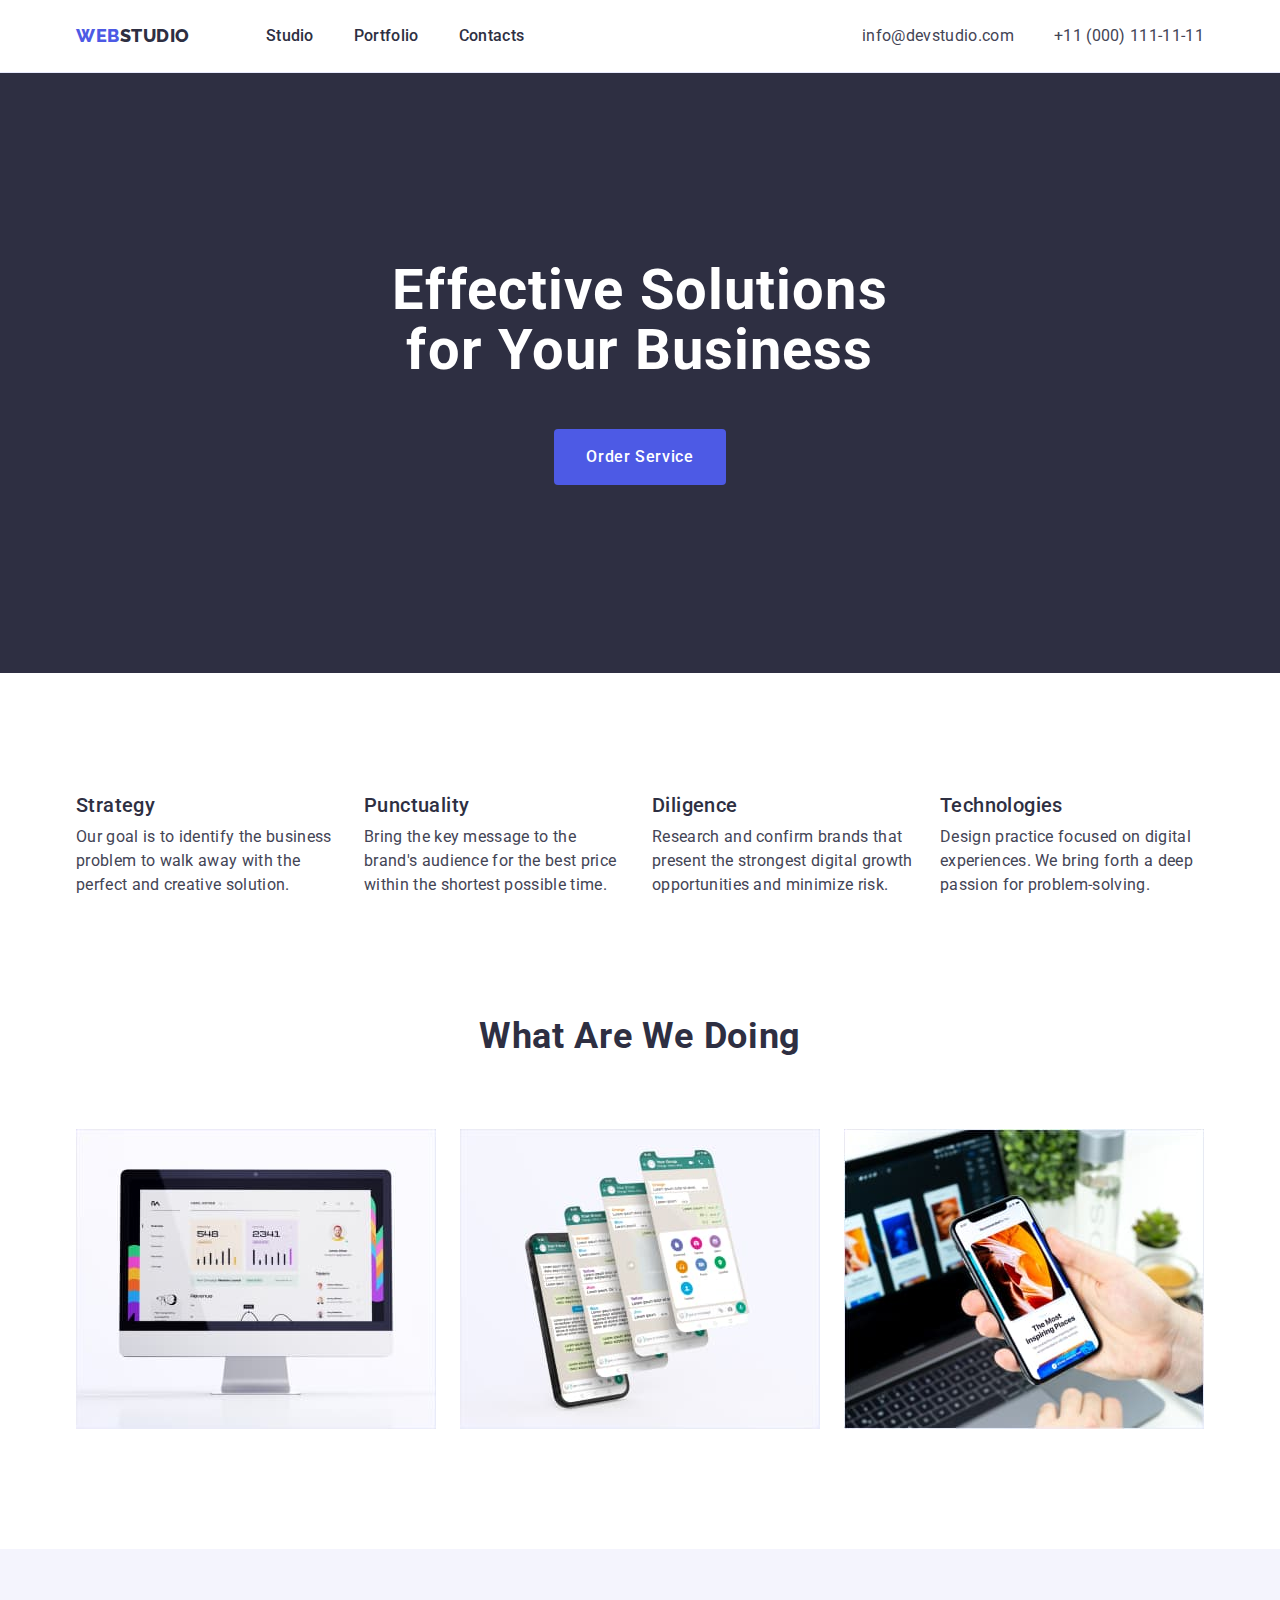
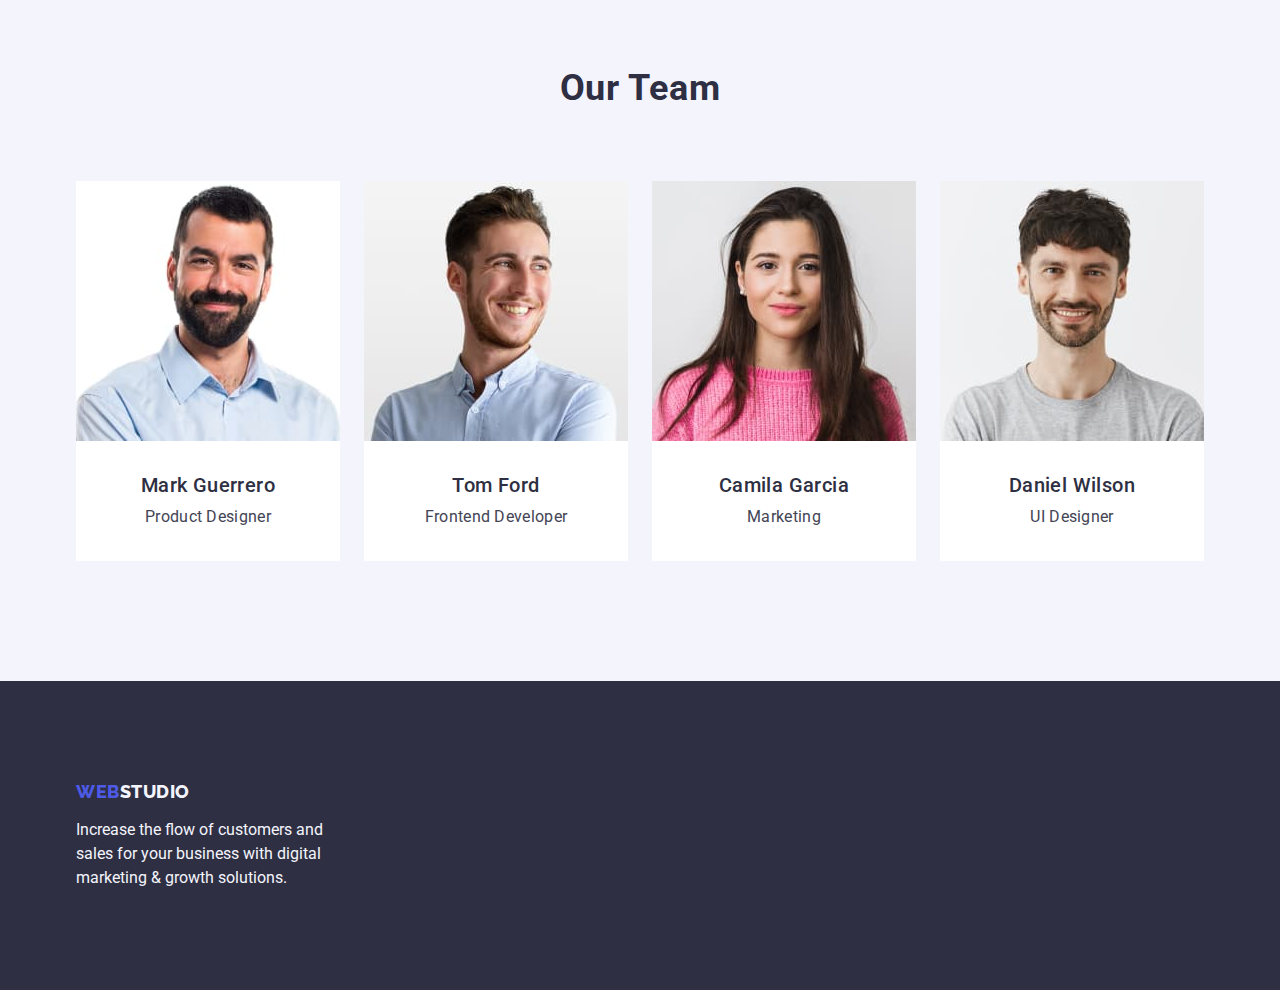
<file: index.html>
<!DOCTYPE html>
<html lang="en">
  <head>
    <meta charset="UTF-8" />
    <meta http-equiv="X-UA-Compatible" content="IE=edge" />
    <meta name="viewport" content="width=device-width, initial-scale=1.0" />
    <title>Document</title>
    <!-- Fonts -->
    <link rel="preconnect" href="https://fonts.googleapis.com" />
    <link rel="preconnect" href="https://fonts.gstatic.com" crossorigin />
    <link
      href="https://fonts.googleapis.com/css2?family=Raleway:wght@800&family=Roboto:wght@400;500;700;900&display=swap"
      rel="stylesheet"
    />
    <!-- Normalize -->
    <link
      rel="stylesheet"
      href="https://cdn.jsdelivr.net/npm/modern-normalize@1.1.0/modern-normalize.min.css"
    />
    <!-- Main styles -->
    <link rel="stylesheet" href="./css/styles.css" />
  </head>

  <body>
    <!-- Header -->
    <header class="nav">
      <div class="container main-nav">
        <nav class="main-nav">
          <a href="./index.html" class="logo logo-header link"
            >Web<span class="logo-second-color">Studio</span></a
          >

          <ul class="list site-nav">
            <li class="site-nav-item">
              <a class="nav-link link" href="./index.html">Studio</a>
            </li>
            <li class="site-nav-item">
              <a class="nav-link link" href="./portfolio.html">Portfolio</a>
            </li>
            <li class="site-nav-item">
              <a class="nav-link link" href="">Contacts</a>
            </li>
          </ul>
        </nav>

        <address class="address">
          <ul class="list contact-nav">
            <li class="contact-nav-item">
              <a class="address-contacts link" href="mailto:info@devstudio.com"
                >info@devstudio.com</a
              >
            </li>
            <li class="contact-nav-item">
              <a class="address-contacts link" href="tel:+110001111111"
                >+11 (000) 111-11-11</a
              >
            </li>
          </ul>
        </address>
      </div>
    </header>

    <!-- Hero -->
    <main>
      <section class="title section">
        <div class="container">
          <h1 class="title-text">Effective Solutions for Your Business</h1>
          <button class="title-btn" type="button">Order Service</button>
        </div>
      </section>

      <!-- About company -->
      <section class="about-company section">
        <div class="container">
          <h2 class="about-title visually-hidden">About us</h2>
          <ul class="company-list list">
            <li class="about-list-item">
              <h3 class="about-subtitle">Strategy</h3>
              <p class="about-text">
                Our goal is to identify the business problem to walk away with
                the perfect and creative solution.
              </p>
            </li>
            <li class="about-list-item">
              <h3 class="about-subtitle">Punctuality</h3>
              <p class="about-text">
                Bring the key message to the brand's audience for the best price
                within the shortest possible time.
              </p>
            </li>
            <li class="about-list-item">
              <h3 class="about-subtitle">Diligence</h3>
              <p class="about-text">
                Research and confirm brands that present the strongest digital
                growth opportunities and minimize risk.
              </p>
            </li>
            <li class="about-list-item">
              <h3 class="about-subtitle">Technologies</h3>
              <p class="about-text">
                Design practice focused on digital experiences. We bring forth a
                deep passion for problem-solving.
              </p>
            </li>
          </ul>
        </div>
      </section>

      <!-- What are we doing  -->
      <section class="content">
        <div class="container">
          <h2 class="content-title">What are we doing</h2>
          <ul class="list content-list">
            <li class="content-item">
              <img
                class="content-img"
                src="./images/images-body/rectangle71.jpg"
                alt="monitor"
                width="360"
                height="300"
              />
            </li>
            <li class="content-item">
              <img
                class="content-img"
                src="./images/images-body/rectangle72.jpg"
                alt="screenphone"
                width="360"
                height="300"
              />
            </li>
            <li class="content-item">
              <img
                class="content-img"
                src="./images/images-body/rectangle73.jpg"
                alt="phone"
                width="360"
                height="300"
              />
            </li>
          </ul>
        </div>
      </section>
      <!-- Team -->
      <section class="section team">
        <div class="container">
          <h2 class="team-title">Our Team</h2>
          <ul class="list team-list">
            <li class="team-item">
              <img
                class="team-img"
                src="./images/images-team/img-mark.jpg"
                alt="photomark"
                width="264"
                height="260"
              />
              <div class="team-text-container">
                <h3 class="team-subtitle">Mark Guerrero</h3>
                <p class="team-text">Product Designer</p>
              </div>
            </li>
            <li class="team-item">
              <img
                class="team-img"
                src="./images/images-team/img-tom.jpg"
                alt="phototom"
                width="264"
                height="260"
              />
              <div class="team-text-container">
                <h3 class="team-subtitle">Tom Ford</h3>
                <p class="team-text">Frontend Developer</p>
              </div>
            </li>
            <li class="team-item">
              <img
                class="team-img"
                src="./images/images-team/img-camila.jpg"
                alt="photocamila"
                width="264"
                height="260"
              />
              <div class="team-text-container">
                <h3 class="team-subtitle">Camila Garcia</h3>
                <p class="team-text">Marketing</p>
              </div>
            </li>
            <li class="team-item">
              <img
                class="team-img"
                src="./images/images-team/img-daniel.jpg"
                alt="photodaniel"
                width="264"
                height="260"
              />
              <div class="team-text-container">
                <h3 class="team-subtitle">Daniel Wilson</h3>
                <p class="team-text">UI Designer</p>
              </div>
            </li>
          </ul>
        </div>
      </section>
    </main>
    <!-- Footer -->
    <footer class="footer">
      <div class="container">
        <a class="logo logo-footer link" href="./index.html"
          >Web<span class="footer-logo">Studio</span></a
        >
        <p class="footer-text">
          Increase the flow of customers and sales for your business with
          digital marketing & growth solutions.
        </p>
      </div>
    </footer>
  </body>
</html>
</file>
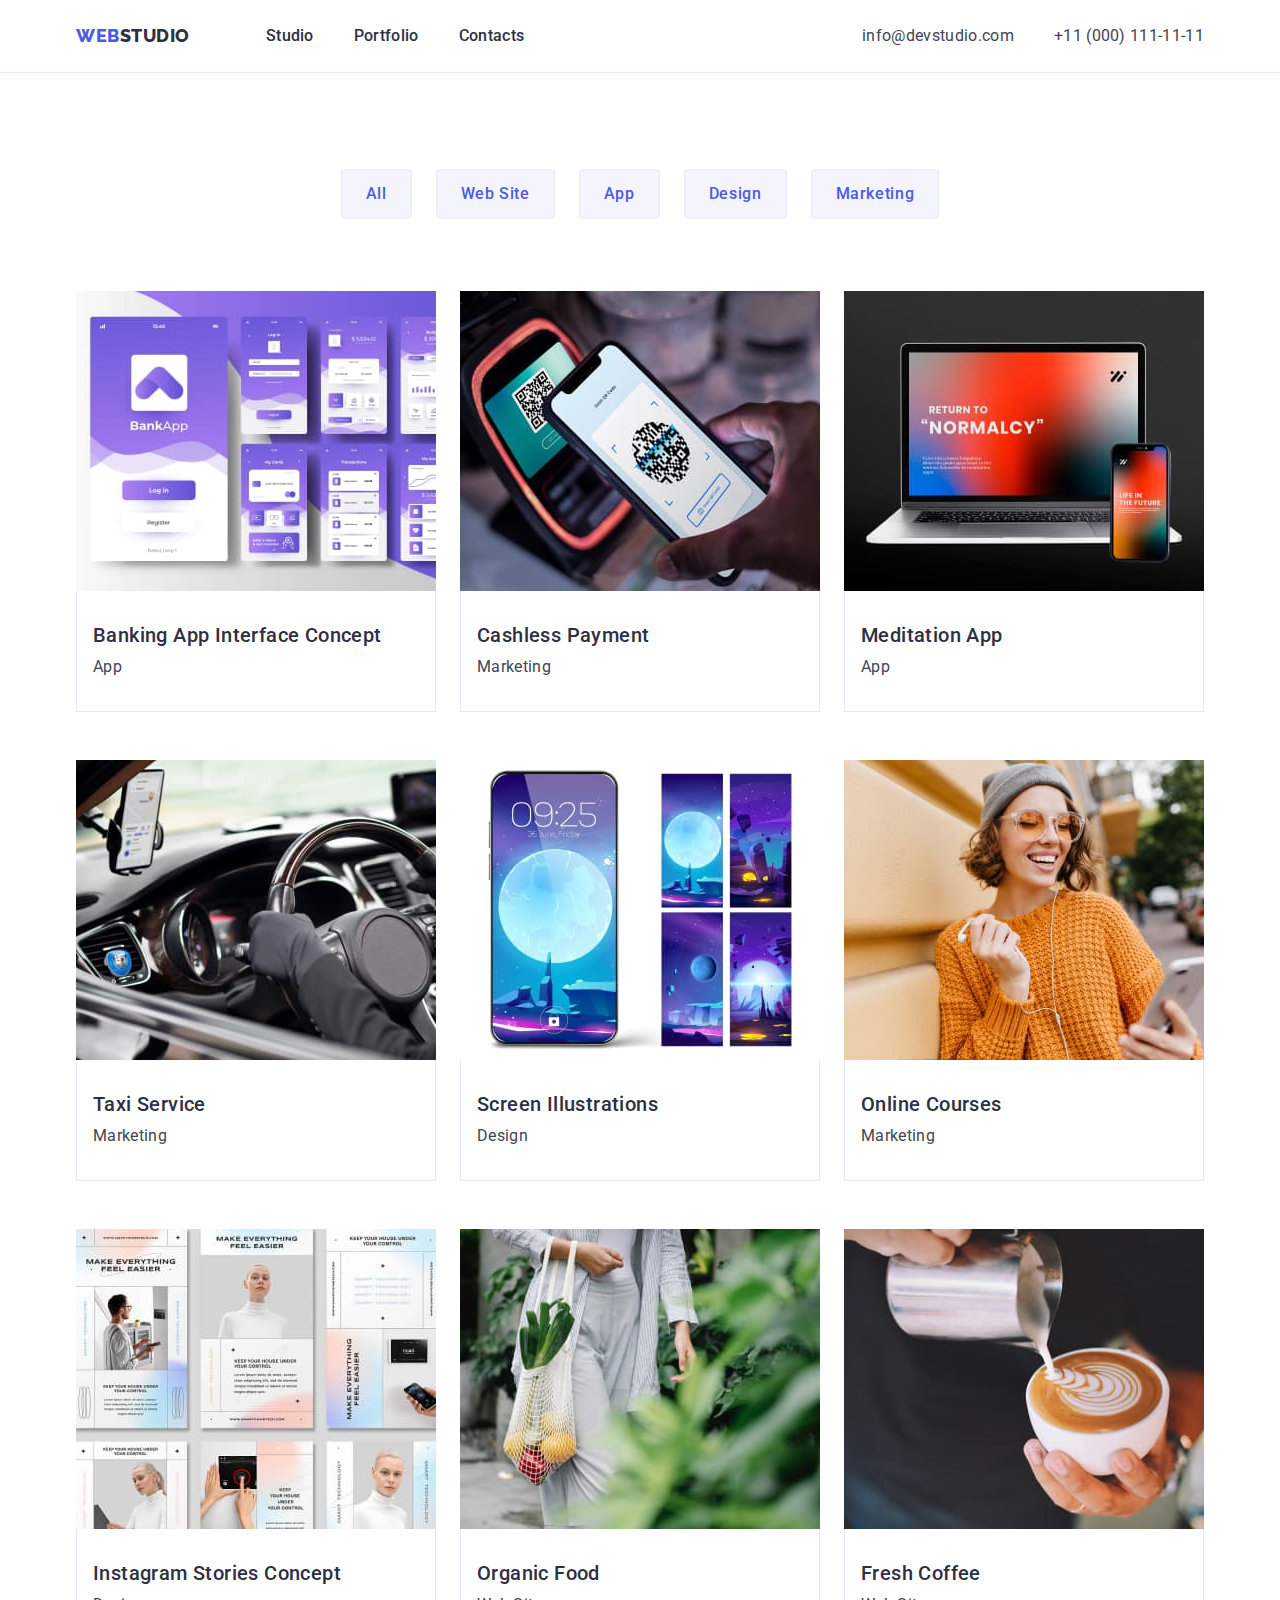
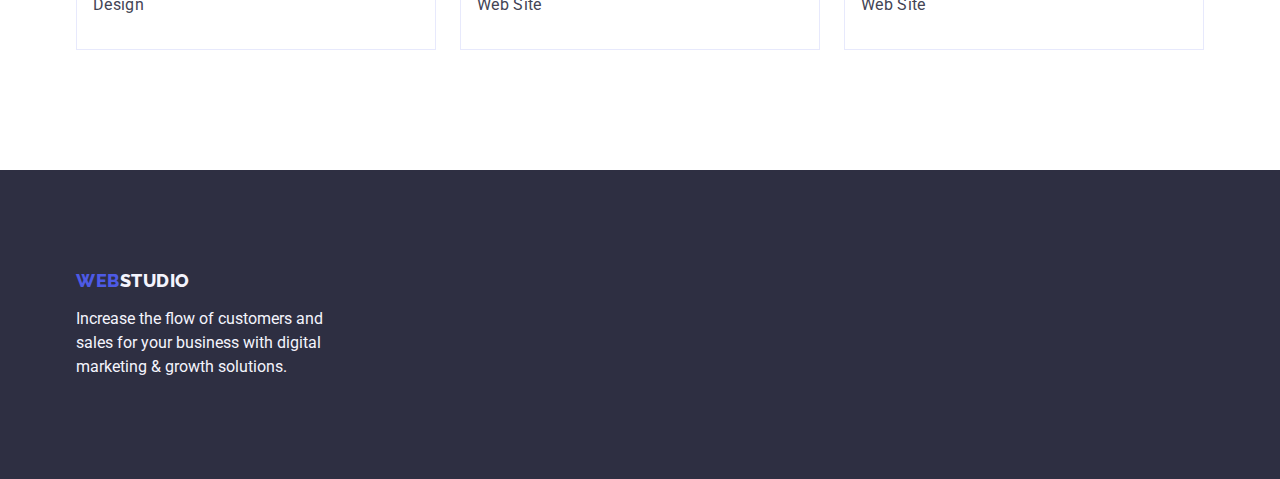
<file: portfolio.html>
<!DOCTYPE html>
<html lang="en">
  <head>
    <meta charset="UTF-8" />
    <meta http-equiv="X-UA-Compatible" content="IE=edge" />
    <meta name="viewport" content="width=device-width, initial-scale=1.0" />
    <title>Document</title>
    <!-- Fonts -->
    <link rel="preconnect" href="https://fonts.googleapis.com" />
    <link rel="preconnect" href="https://fonts.gstatic.com" crossorigin />
    <link
      href="https://fonts.googleapis.com/css2?family=Raleway:wght@800&family=Roboto:wght@400;500;700;900&display=swap"
      rel="stylesheet"
    />
    <!-- Normalize -->
    <link
      rel="stylesheet"
      href="https://cdn.jsdelivr.net/npm/modern-normalize@1.1.0/modern-normalize.min.css"
    />
    <!-- Main styles -->
    <link rel="stylesheet" href="./css/styles.css" />
  </head>

  <body>
    <!-- Header -->
    <header class="nav">
      <div class="container main-nav">
        <nav class="main-nav">
          <a href="./index.html" class="logo logo-header link"
            >Web<span class="logo-second-color">Studio</span></a
          >

          <ul class="list site-nav">
            <li class="site-nav-item">
              <a class="nav-link link" href="./index.html">Studio</a>
            </li>
            <li class="site-nav-item">
              <a class="nav-link link" href="./portfolio.html">Portfolio</a>
            </li>
            <li class="site-nav-item">
              <a class="nav-link link" href="">Contacts</a>
            </li>
          </ul>
        </nav>

        <address class="address">
          <ul class="list contact-nav">
            <li class="contact-nav-item">
              <a class="address-contacts link" href="mailto:info@devstudio.com"
                >info@devstudio.com</a
              >
            </li>
            <li class="contact-nav-item">
              <a class="address-contacts link" href="tel:+110001111111"
                >+11 (000) 111-11-11</a
              >
            </li>
          </ul>
        </address>
      </div>
    </header>

    <!-- Filters  -->
    <main>
      <section class="filter-buttons section">
        <div class="container">
          <h1 class="filter-title visually-hidden">What are we doing</h1>

          <ul class="filter-list-btn list">
            <li class="filter-btn-item">
              <button class="filter-btn" type="button">All</button>
            </li>
            <li class="filter-btn-item">
              <button class="filter-btn" type="button">Web Site</button>
            </li>
            <li class="filter-btn-item">
              <button class="filter-btn" type="button">App</button>
            </li>
            <li class="filter-btn-item">
              <button class="filter-btn" type="button">Design</button>
            </li>
            <li class="filter-btn-item">
              <button class="filter-btn" type="button">Marketing</button>
            </li>
          </ul>

          <ul class="filter-list-img list">
            <li class="filter-item-img">
              <a href="" class="link">
                <img
                  class="img"
                  src="./images/images-portfolio/img-1.jpg"
                  alt="app-interface"
                  width="360"
                  height="300"
                />
                <div class="border-text">
                  <h2 class="filter-subtitle">Banking App Interface Concept</h2>
                  <p class="filter-text">App</p>
                </div>
              </a>
            </li>
            <li class="filter-item-img">
              <a href="" class="link">
                <img
                  class="img"
                  src="./images/images-portfolio/img-2.jpg"
                  alt="cashless-payment"
                  width="360"
                  height="300"
                />
                <div class="border-text">
                  <h2 class="filter-subtitle">Cashless Payment</h2>
                  <p class="filter-text">Marketing</p>
                </div>
              </a>
            </li>
            <li class="filter-item-img">
              <a href="" class="link">
                <img
                  class="img"
                  src="./images/images-portfolio/img-3.jpg"
                  alt="meditation-app"
                  width="360"
                  height="300"
                />
                <div class="border-text">
                  <h2 class="filter-subtitle">Meditation App</h2>
                  <p class="filter-text">App</p>
                </div>
              </a>
            </li>

            <li class="filter-item-img">
              <a href="" class="link">
                <img
                  class="img"
                  src="./images/images-portfolio/img-4.jpg"
                  alt="taxi-service"
                  width="360"
                  height="300"
                />
                <div class="border-text">
                  <h2 class="filter-subtitle">Taxi Service</h2>
                  <p class="filter-text">Marketing</p>
                </div>
              </a>
            </li>
            <li class="filter-item-img">
              <a href="" class="link">
                <img
                  class="img"
                  src="./images/images-portfolio/img-5.jpg"
                  alt="screen-illustrations"
                  width="360"
                  height="300"
                />
                <div class="border-text">
                  <h2 class="filter-subtitle">Screen Illustrations</h2>
                  <p class="filter-text">Design</p>
                </div>
              </a>
            </li>

            <li class="filter-item-img">
              <a href="" class="link">
                <img
                  class="img"
                  src="./images/images-portfolio/img-6.jpg"
                  alt="online-courses"
                  width="360"
                  height="300"
                />
                <div class="border-text">
                  <h2 class="filter-subtitle">Online Courses</h2>
                  <p class="filter-text">Marketing</p>
                </div>
              </a>
            </li>
            <li class="filter-item-img">
              <a href="" class="link">
                <img
                  class="img"
                  src="./images/images-portfolio/img-7.jpg"
                  alt="instagram-stories-concept"
                  width="360"
                  height="300"
                />
                <div class="border-text">
                  <h2 class="filter-subtitle">Instagram Stories Concept</h2>
                  <p class="filter-text">Design</p>
                </div>
              </a>
            </li>
            <li class="filter-item-img">
              <a href="" class="link">
                <img
                  class="img"
                  src="./images/images-portfolio/img-8.jpg"
                  alt="organic-food"
                  width="360"
                  height="300"
                />
                <div class="border-text">
                  <h2 class="filter-subtitle">Organic Food</h2>
                  <p class="filter-text">Web Site</p>
                </div>
              </a>
            </li>
            <li class="filter-item-img">
              <a href="" class="link">
                <img
                  class="img"
                  src="./images/images-portfolio/img-9.jpg"
                  alt="fresh-coffee"
                  width="360"
                  height="300"
                />
                <div class="border-text">
                  <h2 class="filter-subtitle">Fresh Coffee</h2>
                  <p class="filter-text">Web Site</p>
                </div>
              </a>
            </li>
          </ul>
        </div>
      </section>
    </main>
    <!-- Footer -->
    <footer class="footer">
      <div class="container">
        <a class="logo logo-footer link" href="./index.html"
          >Web<span class="footer-logo">Studio</span></a
        >
        <p class="footer-text">
          Increase the flow of customers and sales for your business with
          digital marketing & growth solutions.
        </p>
      </div>
    </footer>
  </body>
</html>
</file>
<file: css/styles.css>
:root {
  --primary-brand: #4d5ae5;
  --btn-active-color: #404bbf;
  --title-text-color: #2e2f42;
  --body-text-color: #434455;
  --section-color: #f4f4fd;
  --white-background-color: #fff;
  --dark-background-color: #2e2f42;
  --accent: #e7e9fc;
}

body {
  background-color: var(--white-background-color);
  color: var(--body-text-color);
  font-family: "Roboto", sans-serif;
  font-size: 16px;
}

.list {
  list-style: none;
}

.container {
  width: 1158px;
  padding-left: 15px;
  padding-right: 15px;
  margin-left: auto;
  margin-right: auto;
}

.list {
  list-style: none;
}
.section {
  padding: 120px 0;
}
/* Reset start */
.visually-hidden {
  position: absolute;
  width: 1px;
  height: 1px;
  margin: -1px;
  border: 0;
  padding: 0;
  white-space: nowrap;
  clip-path: inset(100%);
  clip: rect(0 0 0 0);
  overflow: hidden;
}

h1,
h2,
h3,
h4,
h5,
h6,
p {
  margin: 0;
}

ul {
  margin: 0;
  padding: 0;
  list-style: none;
}

/* Reset end  */

/*  */
/* Header nav sectioon */
/*  */

.nav {
  background-color: var(--white-background-color);
  border-bottom: 1px solid var(--accent);
}

.link {
  text-decoration: none;
}
.logo {
  color: var(--primary-brand);
  font-family: "Raleway", sans-serif;
  font-size: 18px;
  font-weight: 800;
  line-height: 1.17;
  letter-spacing: 0.03em;
  text-transform: uppercase;
  text-decoration: none;
}

.logo-second-color {
  color: var(--title-text-color);
  font-family: "Raleway", sans-serif;
  font-size: 18px;
  font-weight: 800;
  line-height: 1.17;
  letter-spacing: 0.03em;
  text-transform: uppercase;
  text-decoration: none;
}

.logo-header {
  margin-right: 76px;
}

.logo:hover,
.logo:focus {
}

.nav-link:hover,
.nav-link:focus {
  color: var(--btn-active-color);
}

.nav-link {
  color: var(--title-text-color);
  size: 16px;
  text-decoration: none;
  font-size: 16px;
  font-weight: 500;
  line-height: 1.5;
  letter-spacing: 0.02em;
  text-decoration: none;
}

/* Site nav */

.site-nav {
  display: flex;
  gap: 40px;
}
.site-nav-item {
  /* margin-right: 40px; */
}
/* .site-nav .site-nav-item:last-child {
  margin-right: 0px;
} */

.site-nav .link {
  display: block;
  padding-top: 24px;
  padding-bottom: 24px;
}

/* Contacts nav */

.address-contacts:hover,
.address-contacts:focus {
  color: var(--btn-active-color);
}

.address-contacts {
  color: var(--body-text-color);
  text-decoration: none;
  font-size: 16px;
  line-height: 1.5;
  letter-spacing: 0.02em;
}

.address {
  font-style: normal;
  display: flex;
  margin-left: auto;
}
.contact-nav {
  display: flex;
  gap: 40px;
}

.contact-nav-item {
}

.contact-nav-item .link {
  display: block;
  padding-top: 24px;
  padding-bottom: 24px;
}

.main-nav {
  display: flex;
  align-items: center;
}
/* Hero */

.title {
  background-color: var(--dark-background-color);
  text-align: center;
  padding: 188px 0;
}

.title-text {
  color: var(--white-background-color);
  font-weight: 700;
  font-size: 56px;
  line-height: 1.07;
  text-align: center;
  letter-spacing: 0.02em;
  margin: auto;
  margin-bottom: 48px;
  max-width: 496px;
}

.title-btn {
  background-color: var(--primary-brand);
  color: var(--white-background-color);
  font-weight: 500;
  font-size: 16px;
  line-height: 1.5;
  letter-spacing: 0.04em;
  font-family: "Roboto", sans-serif;
  border-radius: 4px;
  padding: 16px 32px;
  border: none;
  display: block;
  min-width: 169px;
  min-height: 56px;
  cursor: pointer;
  margin: auto;
}

.title-btn:hover,
.title-btn:focus {
  background-color: var(--btn-active-color);
  cursor: pointer;
}

/* About us section */

.about-company {
}
.about-title {
}

.company-list {
  gap: 24px;
}

.about-list-item {
  width: calc((100% - 72px) / 4);
}

.about-subtitle {
  color: var(--title-text-color);
  font-size: 20px;
  font-weight: 500;
  font-size: 20px;
  line-height: 1.2;
  letter-spacing: 0.02em;
  margin-bottom: 8px;
}
.about-text {
  font-size: 16px;
  line-height: 1.5;
  letter-spacing: 0.02em;
}

.company-list {
  display: flex;
}

/* What are we doing */
.content {
  padding-bottom: 120px;
}
.content-title {
  color: var(--title-text-color);
  font-weight: 700;
  font-size: 36px;
  line-height: 1.11;
  text-align: center;
  letter-spacing: 0.02em;
  text-transform: capitalize;
  margin-bottom: 72px;
}

.content-item {
}
.content-img {
  display: block;
}

.content-list {
  display: flex;
  gap: 24px;
}

/* Our team */
.team {
  background-color: var(--section-color);
}
.team-title {
  color: var(--title-text-color);
  font-weight: 700;
  font-size: 36px;
  line-height: 1.11;
  text-align: center;
  letter-spacing: 0.02em;
  text-transform: capitalize;
  margin-bottom: 72px;
}

.team-item {
  background-color: var(--white-background-color);
}
.team-img {
  display: block;
}
.team-subtitle {
  color: var(--title-text-color);
  font-size: 20px;
  font-weight: 500;
  line-height: 1.2;
  letter-spacing: 0.02em;
  margin-bottom: 8px;
  text-align: center;
}
.team-text {
  font-size: 16px;
  line-height: 1.5;
  letter-spacing: 0.02em;
  text-align: center;
}
.team-list {
  display: flex;
  gap: 24px;
}

.team-text-container {
  border-radius: 0px 0px 4px 4px;
  padding: 32px 16px;
}

/* Footer */
.footer {
  background-color: var(--dark-background-color);
  padding-top: 100px;
  padding-bottom: 100px;
}
.logo-footer {
  display: inline-block;
  margin-bottom: 16px;
}
.footer-logo {
  color: var(--section-color);
  font-family: "Raleway", sans-serif;
  font-weight: 800;
  line-height: 1.17;
  letter-spacing: 0.03em;
  text-transform: uppercase;
  text-decoration: none;
}
.footer-text {
  color: var(--section-color);
  font-family: "Roboto", sans-serif;
  font-size: 16px;
  width: 264px;
  line-height: 24px;
}

/*                  */
/* Portfolio styles */
/*                  */

.filter-buttons {
  padding: 96px 0 120px;
}

/* .filter-title {
} */

.filter-list-btn {
  display: flex;
  justify-content: center;
  margin-bottom: 72px;
  gap: 24px;
}

.filter-btn {
  font-family: "Roboto", sans-serif;
  font-weight: 500;
  font-size: 16px;
  line-height: 1.5;
  letter-spacing: 0.04em;
  color: var(--primary-brand);
  background-color: var(--section-color);
  padding: 12px 24px;
  border-radius: 4px;
  text-align: center;
  border: 1px solid var(--accent);
}

.filter-btn-item {
  text-align: center;
}

/* .filter-list-btn .filter-btn-item:not(:last-child) {
  margin-right: 24px;
} */

.filter-btn:hover,
.filter-btn:focus {
  color: var(--white-background-color);
  background-color: var(--btn-active-color);
  border: 1px solid transparent;
  cursor: pointer;
}

.filter-list-img {
  display: flex;
  flex-wrap: wrap;
  column-gap: 24px;
  row-gap: 48px;
}
.filter-item-img {
  width: 360px;
}

.filter-item-img:nth-child(3n) {
  margin-right: 0;
}

.filter-item-img:nth-last-child(-n + 3) {
  margin-bottom: 0;
}

.filter-subtitle {
  color: var(--title-text-color);
  font-weight: 500;
  font-size: 20px;
  line-height: 1.2;
  letter-spacing: 0.02em;
  margin-bottom: 8px;
}
.filter-text {
  color: var(--body-text-color);
  font-size: 16px;
  line-height: 1.5;
  letter-spacing: 0.02em;
}
.border-text {
  border: 1px solid var(--accent);
  border-top: none;
  padding: 32px 16px;
}

.img {
  display: block;
}
</file>
